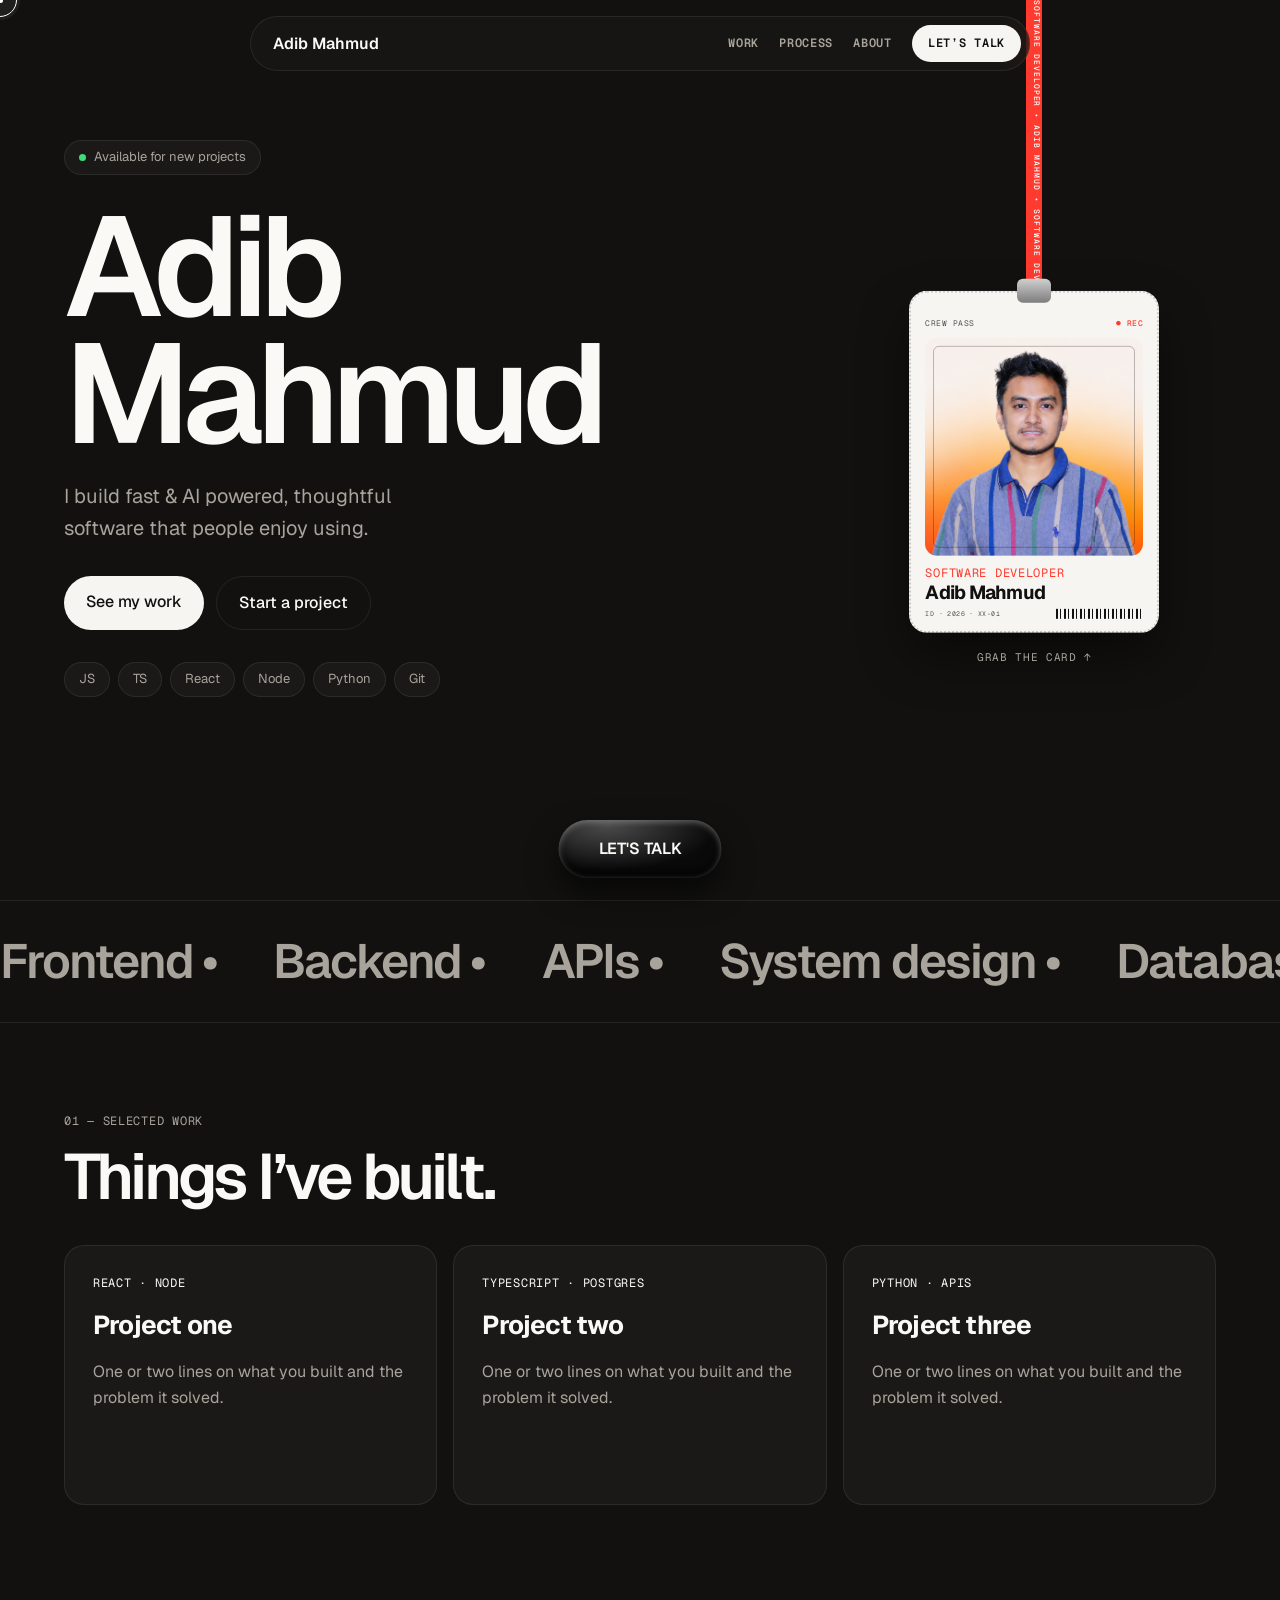
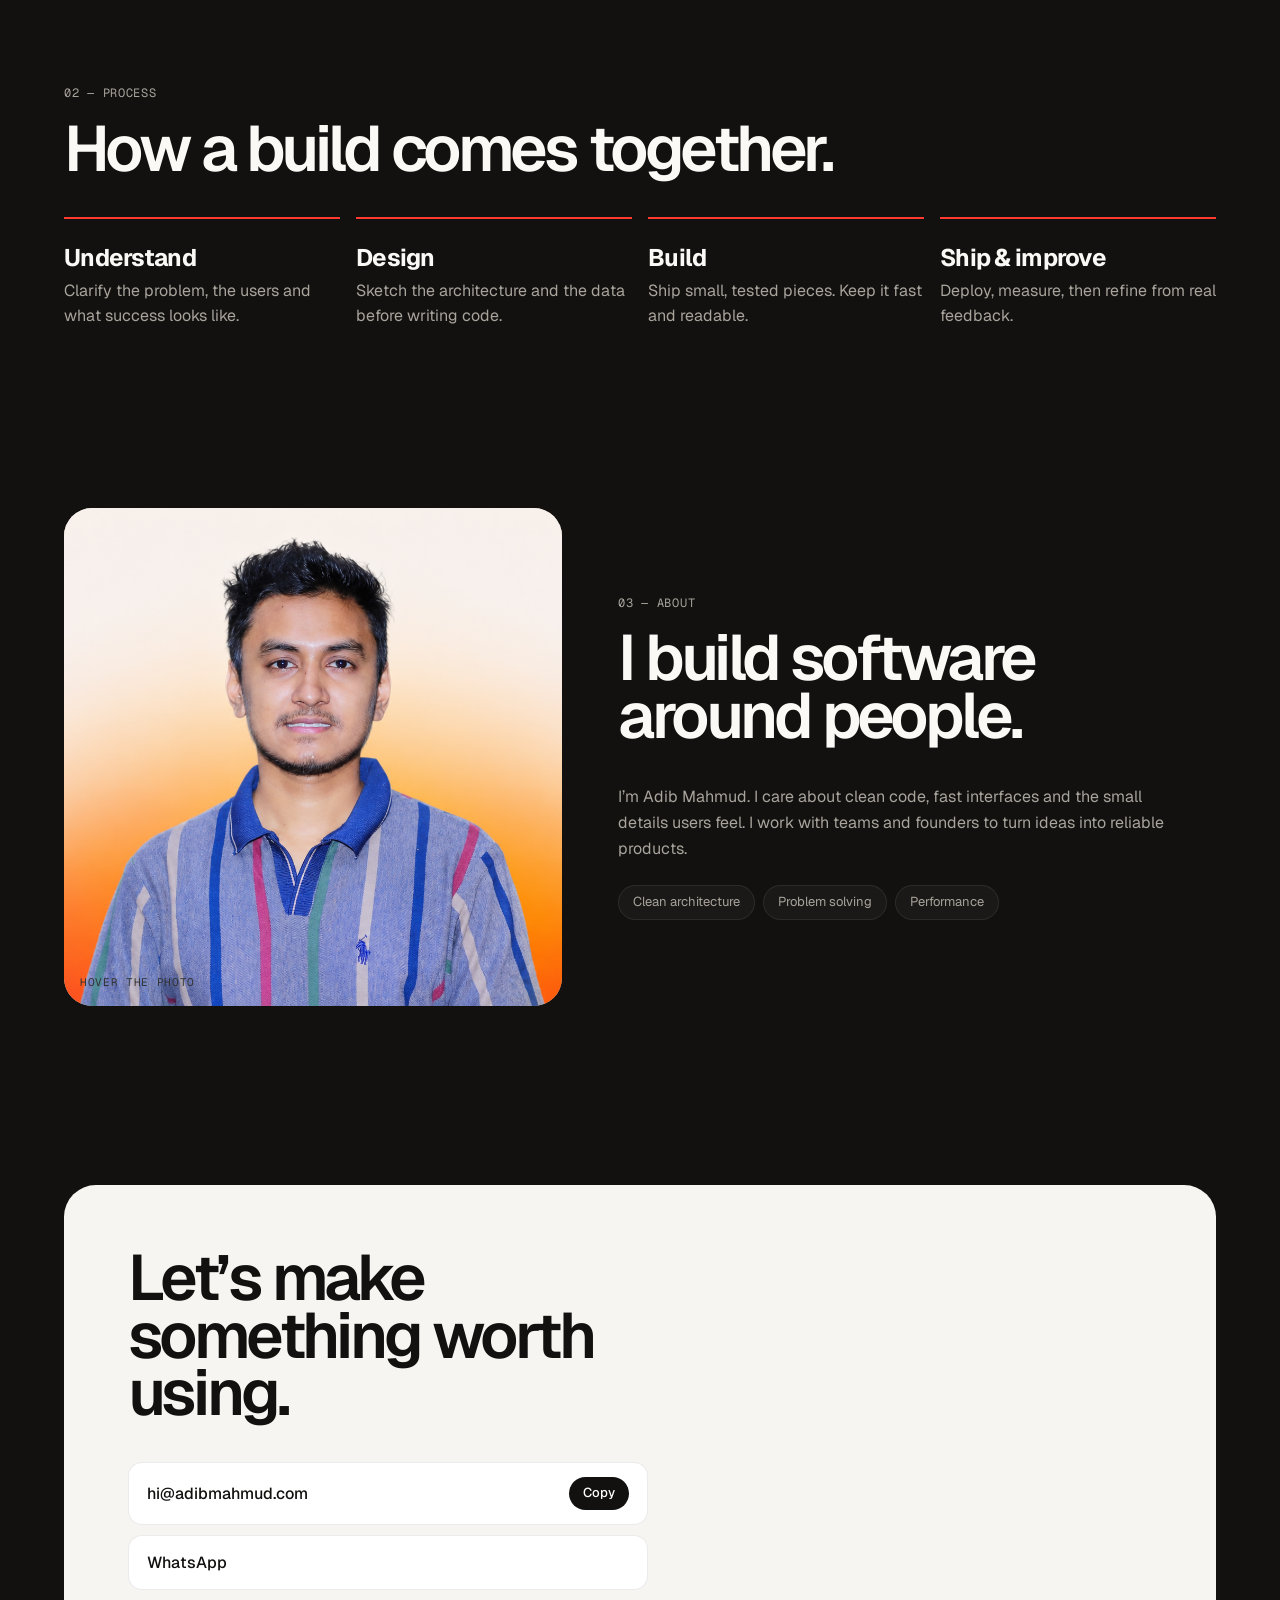
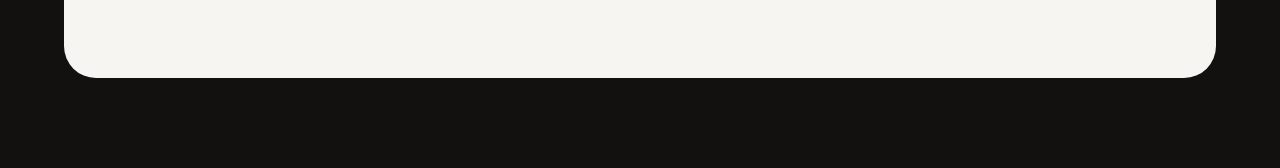
<file: index.html>
<!doctype html>
<html lang="en">
  <head>
    <meta charset="utf-8" />
    <meta name="viewport" content="width=device-width,initial-scale=1" />
    <title>Adib Mahmud • Freelance Designer & Developer</title>
    <meta name="description" content="Helping brands thrive in the digital world. Delivering tailor-made digital designs and building interactive websites from scratch. © Code by Adib"/>
    <meta property="og:title" content="Adib Mahmud • Freelance Designer & Developer"/>
    <meta property="og:description" content="Helping brands thrive in the digital world. Delivering tailor-made digital designs and building interactive websites from scratch. © Code by Adib"/>
    <meta property="og:site_name" content="Adib Mahmud"/>
    <meta property="og:locale" content="en"/>
    
    <link rel="preconnect" href="https://fonts.googleapis.com" />
    <link rel="preconnect" href="https://fonts.gstatic.com" crossorigin />
    <link
      href="https://fonts.googleapis.com/css2?family=Geist:wght@400;500;600&family=Geist+Mono:wght@400;500&display=swap"
      rel="stylesheet"
    />
    <link rel="shortcut icon" href="./assets/fav-adib.png" type="image/x-icon">
    <link rel="stylesheet" href="style.css" />


    <!-- by adib  -->

        
 
    

  </head>
  <body>
    <div id="loader">
      <span>● REC <b id="tc">00:00:00:00</b></span>
    </div>
    <div id="prog"></div>
    <header class="nav" id="nav">
      <a href="#top" data-c="name"></a>
      <nav>
        <a href="#work">Work</a><a href="#process">Process</a
        ><a href="#about">About</a
        ><a class="cream" href="#contact">Let’s talk</a>
      </nav>
    </header>
    <main id="top">
      <section class="hero">
        <div class="wrap">
          <span class="badge"><i></i>Available for new projects</span>
          <h1 data-c="name"></h1>
          <p class="tag" data-c="tagline"></p>
          <div class="cta">
            <a class="btn cream" href="#work">See my work</a
            ><a class="btn ghost" href="#contact">Start a project</a>
          </div>
          <div class="tools" id="tools"></div>
        </div>
        <div class="lan" id="lan">
          <svg id="sv">
            <path
              id="strap"
              fill="none"
              stroke="var(--accent)"
              stroke-width="16"
              stroke-linecap="round"
            />
            <text><textPath href="#strap" id="stx" dy="3"></textPath></text>
          </svg>
          <div class="card" id="card">
            <i class="clip"></i>
            <div class="row"><span>CREW PASS</span><b>● REC</b></div>
            <div class="ph">
              <img
                src="./assets/gradient-c.png"
                alt=""
                draggable="false"
                onerror="this.remove()"
              />
            </div>
            <small data-c="job"></small><strong data-c="name"></strong>
            <div class="row id"><span>ID · 2026 · XX-01</span><u></u></div>
          </div>
          <p class="cap">GRAB THE CARD ↑</p>
        </div>
      </section>
      <div class="strip"><div id="strip"></div></div>
      <section id="work" class="sec">
        <div class="wrap">
          <p class="lbl">01 — Selected work</p>
          <h2>Things I’ve built.</h2>
          <div class="grid" id="projects"></div>
        </div>
      </section>
      <section id="process" class="sec">
        <div class="wrap">
          <p class="lbl">02 — Process</p>
          <h2>How a build comes together.</h2>
          <div class="steps" id="steps"></div>
        </div>
      </section>
      <section id="about" class="sec">
        <div class="wrap about">
          <div class="frame" id="frame">
            <img
              class="b"
              src="./assets/gradient-c.png"
              alt="Adib Mahmud"
              onerror="this.remove()"
            />
            <div class="m">
              <img src="./assets/adib-mahmud.png" alt="" onerror="this.remove()" />
            </div>
            <i class="ring"></i>
            <p class="cap">HOVER THE PHOTO</p>
          </div>
          <div>
            <p class="lbl">03 — About</p>
            <h2>I build software around people.</h2>
            <p class="body" data-c="about"></p>
            <div class="pills" id="pills"></div>
          </div>
        </div>
      </section>
      <section id="contact" class="sec">
        <div class="wrap">
          <div class="cc">
            <h2>Let’s make something worth using.</h2>
            <div class="rows">
              <div class="r">
                <span id="em"></span
                ><button id="copy" type="button">Copy</button>
              </div>
              <a class="r" id="wa" href="#"></a>
            </div>
            <div class="pills" id="soc"></div>
          </div>
        </div>
      </section>
    </main>
    <a class="goo" href="#contact">LET'S TALK</a>
    <div id="d"></div>
    <div id="rg"></div>
    <div id="hl"></div>
    <script src="script.js"></script>
  </body>
</html>
</file>
<file: style.css>
:root {
  --bg: #121110;
  --panel: #1a1917;
  --text: #fbf9f5;
  --body: #a8a39b;
  --accent: #ff3b2f;
  --cream: #f7f5f1;
  --line: rgba(255, 255, 255, 0.08);
  --pad: clamp(56px, 7vw, 104px);
}
* {
  box-sizing: border-box;
  margin: 0;
}
html {
  scroll-behavior: smooth;
}
html::-webkit-scrollbar {
  display: none;
}
body {
  background: var(--bg);
  color: var(--text);
  font:
    400 16px/1.6 "Geist",
    system-ui,
    sans-serif;
  overflow-x: hidden;
}
a {
  color: inherit;
  text-decoration: none;
}
:focus-visible {
  outline: 2px solid var(--accent);
  outline-offset: 3px;
}
.wrap {
  max-width: 1200px;
  margin: 0 auto;
  padding: 0 24px;
}
h1,
h2 {
  font-weight: 600;
  letter-spacing: -0.055em;
  line-height: 0.9;
}
h1 {
  font-size: clamp(64px, 11vw, 160px);
  max-width: 7ch;
  margin: 28px 0 24px;
}
h2 {
  font-size: clamp(36px, 5vw, 64px);
  margin-bottom: 40px;
}
.lbl,
.cap,
small,
.row,
.nav nav,
#tc {
  font-family: "Geist Mono", monospace;
  text-transform: uppercase;
  letter-spacing: 0.06em;
  font-size: 12px;
}
.lbl {
  color: var(--body);
  margin-bottom: 16px;
}
.body {
  color: var(--body);
  max-width: 52ch;
}
#loader {
  position: fixed;
  inset: 0;
  background: var(--bg);
  z-index: 99;
  display: grid;
  place-items: center;
  font:
    500 14px "Geist Mono",
    monospace;
  transition: opacity 0.4s;
}
#loader.off {
  opacity: 0;
  pointer-events: none;
}
#loader span {
  color: var(--accent);
}
#loader b {
  color: var(--text);
  font-weight: 500;
}
#prog {
  position: fixed;
  top: 0;
  left: 0;
  height: 2px;
  width: 100%;
  transform-origin: 0 0;
  transform: scaleX(0);
  background: linear-gradient(
    90deg,
    #ff3b2f,
    #ffb02f,
    #3fdc7a,
    #3f8cff,
    #a23fff
  );
  z-index: 60;
}
.nav {
  position: fixed;
  top: 16px;
  left: 50%;
  translate: -50% 0;
  width: min(780px, calc(100% - 24px));
  z-index: 50;
  display: flex;
  justify-content: space-between;
  align-items: center;
  padding: 8px 8px 8px 22px;
  border-radius: 99px;
  background: rgba(26, 25, 23, 0.6);
  backdrop-filter: blur(16px);
  -webkit-backdrop-filter: blur(16px);
  border: 1px solid var(--line);
  font-weight: 600;
  transition: transform 0.35s;
}
.nav.hide {
  transform: translateY(-90px);
}
.nav nav {
  display: flex;
  gap: 20px;
  align-items: center;
  color: var(--body);
}
.cream {
  background: var(--cream);
  color: #121110 !important;
  padding: 9px 16px;
  border-radius: 99px;
}
.hero {
  position: relative;
  min-height: 100vh;
  padding: 140px 0 80px;
  overflow: hidden;
}
.hero .wrap {
  position: relative;
  z-index: 2;
  pointer-events: none;
}
.hero .wrap * {
  pointer-events: auto;
}
.badge {
  display: inline-flex;
  gap: 8px;
  align-items: center;
  padding: 6px 14px;
  border-radius: 99px;
  background: var(--panel);
  border: 1px solid var(--line);
  font-size: 13px;
  color: var(--body);
}
.badge i {
  width: 7px;
  height: 7px;
  border-radius: 50%;
  background: #3fdc7a;
}
.tag {
  color: var(--body);
  max-width: 30ch;
  font-size: 20px;
}
.cta {
  display: flex;
  gap: 12px;
  margin: 32px 0;
}
.btn {
  padding: 13px 22px;
  border-radius: 99px;
  font-weight: 500;
}
.ghost {
  border: 1px solid var(--line);
}
.tools {
  display: flex;
  gap: 8px;
  flex-wrap: wrap;
}
.tools span,
.pills a,
.pills span {
  padding: 6px 14px;
  border-radius: 99px;
  border: 1px solid var(--line);
  background: var(--panel);
  font-size: 13px;
  color: var(--body);
}
.lan {
  position: absolute;
  top: 0;
  right: max(2vw, 0px);
  width: min(440px, 44vw);
  height: 100%;
  z-index: 1;
  --cw: 250px;
}
#sv {
  position: absolute;
  inset: 0;
  width: 100%;
  height: 100%;
  overflow: visible;
  pointer-events: none;
}
#stx {
  font:
    500 8px "Geist Mono",
    monospace;
  fill: #fff;
  letter-spacing: 0.12em;
}
.card {
  position: absolute;
  left: 0;
  top: 0;
  width: var(--cw);
  margin-left: calc(var(--cw) / -2);
  transform-origin: 50% 0;
  background: var(--cream);
  color: #121110;
  border-radius: 18px;
  padding: 2.4em 1.4em 1.2em;
  font-size: calc(var(--cw) / 25);
  box-shadow: 0 24px 50px rgba(0, 0, 0, 0.45);
  cursor: grab;
  touch-action: none;
  user-select: none;
  border: 2px dotted rgba(0, 0, 0, 0.18);
  outline: 6px solid var(--cream);
  outline-offset: -8px;
}
.card:active {
  cursor: grabbing;
}
.clip {
  position: absolute;
  top: -14px;
  left: 50%;
  width: 34px;
  height: 24px;
  margin-left: -17px;
  border-radius: 6px;
  background: linear-gradient(#cfcfcf, #7d7d7d);
}
.row {
  display: flex;
  justify-content: space-between;
  font-size: 0.8em;
  color: #555;
}
.row b {
  color: var(--accent);
  font-weight: 500;
}
.ph {
  margin: 0.8em 0;
  aspect-ratio: 1;
  border-radius: 12px;
  overflow: hidden;
  background: linear-gradient(135deg, #d9d4cb, #b9b2a6);
  position: relative;
}
.ph img {
  width: 100%;
  height: 100%;
  object-fit: cover;
  display: block;
}
.ph:before {
  content: "";
  position: absolute;
  inset: 8px;
  border: 1px solid rgba(0, 0, 0, 0.25);
  border-radius: 6px;
  pointer-events: none;
}
small {
  color: var(--accent);
  display: block;
}
strong {
  display: block;
  font-size: 1.9em;
  letter-spacing: -0.04em;
  line-height: 1.1;
}
.id {
  margin-top: 0.8em;
  font-size: 0.65em;
}
.id u {
  width: 40%;
  height: 1.6em;
  background: repeating-linear-gradient(
    90deg,
    #111 0 2px,
    transparent 2px 4px,
    #111 4px 5px,
    transparent 5px 8px
  );
}
.cap {
  position: absolute;
  color: var(--body);
  font-size: 11px;
  white-space: nowrap;
}
.lan .cap {
  left: 50%;
  translate: -50% 0;
  top: 0;
}
.strip {
  overflow: hidden;
  border-block: 1px solid var(--line);
  padding: 22px 0;
}
#strip {
  display: flex;
  gap: 56px;
  width: max-content;
  animation: mq 30s linear infinite;
  font-size: clamp(28px, 4vw, 48px);
  font-weight: 600;
  letter-spacing: -0.04em;
  color: var(--body);
}
@keyframes mq {
  to {
    transform: translateX(-50%);
  }
}
.sec {
  padding: var(--pad) 0;
}
.grid {
  display: grid;
  grid-template-columns: repeat(auto-fit, minmax(300px, 1fr));
  gap: 16px;
}
.pc {
  background: var(--panel);
  border: 1px solid var(--line);
  border-radius: 20px;
  padding: 28px;
  display: flex;
  flex-direction: column;
  gap: 12px;
  min-height: 260px;
  transition: border-color 0.2s;
}
.pc:hover {
  border-color: var(--accent);
}
.pc h3 {
  font-size: 26px;
  letter-spacing: -0.03em;
}
.pc p {
  color: var(--body);
  flex: 1;
}
.pc small {
  color: var(--text);
}
.steps {
  display: grid;
  grid-template-columns: repeat(auto-fit, minmax(220px, 1fr));
  gap: 16px;
}
.st {
  border-top: 2px solid var(--line);
  padding-top: 20px;
  opacity: 0.4;
  transition: 0.5s;
}
.st.on {
  opacity: 1;
  border-color: var(--accent);
}
.st h3 {
  font-size: 24px;
  letter-spacing: -0.03em;
}
.st p {
  color: var(--body);
}
.about {
  display: grid;
  grid-template-columns: minmax(0, 1fr) minmax(0, 1.2fr);
  gap: 56px;
  align-items: center;
}
.frame {
  position: relative;
  aspect-ratio: 1;
  border-radius: 28px;
  overflow: hidden;
  background: linear-gradient(135deg, #d9d4cb, #b9b2a6);
  cursor: none;
  touch-action: none;
  --mx: 50%;
  --my: 50%;
  --r: 0px;
}
.frame img {
  width: 100%;
  height: 100%;
  object-fit: cover;
  display: block;
  position: absolute;
  inset: 0;
}
.m {
  position: absolute;
  inset: 0;
  background: linear-gradient(135deg, #c8281f, #1f3e8f);
  -webkit-mask: radial-gradient(
    circle var(--r) at var(--mx) var(--my),
    #000 98%,
    transparent
  );
  mask: radial-gradient(
    circle var(--r) at var(--mx) var(--my),
    #000 98%,
    transparent
  );
}
.ring {
  position: absolute;
  width: calc(var(--r) * 2);
  height: calc(var(--r) * 2);
  left: var(--mx);
  top: var(--my);
  translate: -50% -50%;
  border: 1px solid rgba(255, 255, 255, 0.7);
  border-radius: 50%;
  pointer-events: none;
}
.frame .cap {
  bottom: 14px;
  left: 16px;
  color: #333;
}
.pills {
  display: flex;
  gap: 8px;
  flex-wrap: wrap;
  margin-top: 24px;
}
.cc {
  background: var(--cream);
  color: #121110;
  border-radius: 32px;
  padding: clamp(28px, 5vw, 64px);
}
.cc h2 {
  max-width: 12ch;
}
.rows {
  display: grid;
  gap: 10px;
  max-width: 520px;
}
.r {
  display: flex;
  justify-content: space-between;
  align-items: center;
  padding: 14px 18px;
  border-radius: 14px;
  background: #fff;
  border: 1px solid rgba(0, 0, 0, 0.08);
  font-weight: 500;
}
.r button {
  border: 0;
  background: #121110;
  color: #fff;
  border-radius: 99px;
  padding: 6px 14px;
  font: inherit;
  font-size: 13px;
  cursor: pointer;
}
.cc .pills a {
  background: #fff;
  color: #121110;
}
.goo {
  position: fixed;
  left: 50%;
  bottom: 22px;
  translate: -50% 0;
  z-index: 40;
  padding: 16px 40px;
  border-radius: 99px;
  font-weight: 600;
  background: radial-gradient(120% 140% at 30% 10%, #4a4a4a, #0a0a0a 55%);
  box-shadow:
    inset 0 2px 6px rgba(255, 255, 255, 0.35),
    inset 0 -6px 12px rgba(0, 0, 0, 0.8),
    0 14px 30px rgba(0, 0, 0, 0.6);
  transition: transform 0.25s;
}
.goo:hover {
  transform: translateY(-3px) scale(1.04);
}
#d,
#rg,
#hl {
  position: fixed;
  left: 0;
  top: 0;
  pointer-events: none;
  z-index: 100;
  border-radius: 50%;
  display: none;
}
#d {
  width: 5px;
  height: 5px;
  margin: -2.5px;
  background: #fff;
}
#rg {
  width: 34px;
  height: 34px;
  margin: -17px;
  border: 1px solid #fff;
  transition:
    width 0.2s,
    height 0.2s,
    margin 0.2s,
    border-color 0.2s,
    box-shadow 0.2s;
}
#hl {
  width: 40px;
  height: 40px;
  margin: -20px;
  background: rgba(255, 255, 255, 0.06);
}
#rg.big {
  width: 56px;
  height: 56px;
  margin: -28px;
  border-color: var(--accent);
  box-shadow: 0 0 18px var(--accent);
}
body.fine #d,
body.fine #rg,
body.fine #hl {
  display: block;
}
@media (max-width: 800px) {
  .lan {
    width: 100%;
    right: 0;
    --cw: 170px;
  }
  .hero {
    padding-top: 440px;
  }
  .about {
    grid-template-columns: 1fr;
  }
  .nav nav a:not(.cream) {
    display: none;
  }
  .lan .cap {
    left: 50%;
  }
}
@media (prefers-reduced-motion: reduce) {
  #strip {
    animation: none;
  }
  * {
    scroll-behavior: auto !important;
  }
}
</file>
